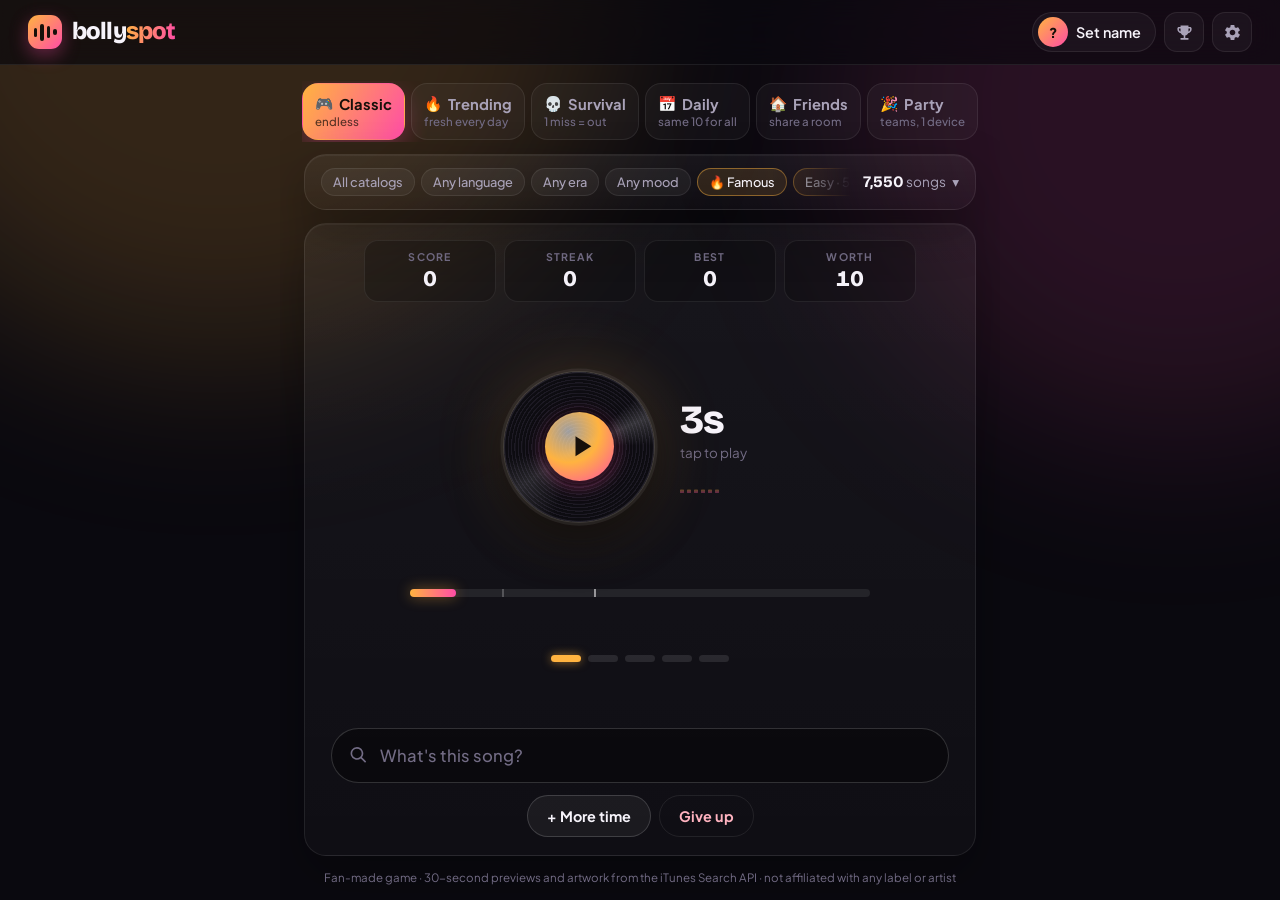
<file: index.html>
<!DOCTYPE html>
<html lang="en">
<head>
<meta charset="utf-8">
<meta name="viewport" content="width=device-width, initial-scale=1, viewport-fit=cover, interactive-widget=resizes-content">
<title>BollySpot — guess the song</title>
<meta name="description" content="Guess Bollywood, Hollywood, Indie and Punjabi songs from a tiny clip. Daily challenge, friends' rooms and global leaderboards.">
<meta name="theme-color" content="#0a090f">
<link rel="icon" href="data:image/svg+xml,<svg xmlns='http://www.w3.org/2000/svg' viewBox='0 0 100 100'><text y='.9em' font-size='90'>🎵</text></svg>">
<link rel="preconnect" href="https://fonts.googleapis.com">
<link rel="preconnect" href="https://fonts.gstatic.com" crossorigin>
<link href="https://fonts.googleapis.com/css2?family=Bricolage+Grotesque:opsz,wght@12..96,700;12..96,800&family=Plus+Jakarta+Sans:wght@400;500;600;700;800&display=swap" rel="stylesheet">
<link rel="stylesheet" href="/css/app.css">
<link rel="preload" href="/data/songs.json" as="fetch" crossorigin>
</head>
<body data-spot="gold">
<div class="glow"></div>

<header class="topbar">
  <div class="brand"><span class="logo" aria-hidden="true"><i></i><i></i><i></i><i></i></span><div>bolly<span>spot</span></div></div>
  <div class="topbar-actions">
    <button class="chipbtn" id="playerBtn" title="Your player name"><span class="avatar" id="playerAvatar">?</span><span id="playerName">Set name</span></button>
    <button class="iconbtn" id="lbBtn" title="Leaderboards" aria-label="Leaderboards"><svg viewBox="0 0 24 24"><path d="M19 5h-2V3H7v2H5c-1.1 0-2 .9-2 2v1c0 2.55 1.92 4.63 4.39 4.94.63 1.5 1.98 2.63 3.61 2.96V19H7v2h10v-2h-4v-3.1c1.63-.33 2.98-1.46 3.61-2.96C19.08 12.63 21 10.55 21 8V7c0-1.1-.9-2-2-2zM5 8V7h2v3.82C5.84 10.4 5 9.3 5 8zm14 0c0 1.3-.84 2.4-2 2.82V7h2v1z"/></svg></button>
    <button class="iconbtn" id="settingsBtn" title="Settings" aria-label="Settings"><svg viewBox="0 0 24 24"><path d="M19.14 12.94c.04-.3.06-.61.06-.94 0-.32-.02-.64-.07-.94l2.03-1.58a.49.49 0 0 0 .12-.61l-1.92-3.32a.488.488 0 0 0-.59-.22l-2.39.96c-.5-.38-1.03-.7-1.62-.94l-.36-2.54a.484.484 0 0 0-.48-.41h-3.84c-.24 0-.43.17-.47.41l-.36 2.54c-.59.24-1.13.57-1.62.94l-2.39-.96c-.22-.08-.47 0-.59.22L2.74 8.87c-.12.21-.08.47.12.61l2.03 1.58c-.05.3-.09.63-.09.94s.02.64.07.94l-2.03 1.58a.49.49 0 0 0-.12.61l1.92 3.32c.12.22.37.29.59.22l2.39-.96c.5.38 1.03.7 1.62.94l.36 2.54c.05.24.24.41.48.41h3.84c.24 0 .44-.17.47-.41l.36-2.54c.59-.24 1.13-.56 1.62-.94l2.39.96c.22.08.47 0 .59-.22l1.92-3.32c.12-.22.07-.47-.12-.61l-2.01-1.58zM12 15.6c-1.98 0-3.6-1.62-3.6-3.6s1.62-3.6 3.6-3.6 3.6 1.62 3.6 3.6-1.62 3.6-3.6 3.6z"/></svg></button>
  </div>
</header>

<main class="app">
  <nav class="modes" id="modes" aria-label="Game mode"></nav>

  <section class="challenge-bar" id="challengeBar" hidden></section>

  <section class="card filters" id="filtersCard">
    <button class="filters-head" id="filtersToggle" aria-expanded="false">
      <span class="filters-summary" id="filtersSummary"></span>
      <span class="pool-count"><b id="poolCount">–</b> songs <span class="caret">▾</span></span>
    </button>
    <div class="filters-body" id="filtersBody" hidden>
      <div class="fgroup"><div class="flabel">Catalog</div><div class="chips" data-group="cats"></div></div>
      <div class="fgroup"><div class="flabel">Language</div><div class="chips" data-group="langs"></div></div>
      <div class="fgroup"><div class="flabel">Era</div><div class="chips" data-group="eras"></div></div>
      <div class="fgroup"><div class="flabel">Mood</div><div class="chips" data-group="moods"></div></div>
      <div class="fgroup"><div class="flabel">Popularity</div><div class="chips" data-group="fame"></div></div>
      <div class="fgroup">
        <div class="flabel">Artist</div>
        <div class="artist-row">
          <input type="text" id="artistInput" list="artistList" placeholder="Any artist — type to pick one" autocomplete="off">
          <datalist id="artistList"></datalist>
          <button class="ghostbtn" id="artistClear" hidden>Clear</button>
        </div>
      </div>
      <div class="fgroup two">
        <div><div class="flabel">Difficulty · clip length</div><div class="seg" data-group="diff"></div></div>
        <div><div class="flabel">Tries per song</div><div class="seg" data-group="tries"></div></div>
      </div>
      <div class="fgroup" id="partySettings" hidden>
        <div class="two">
          <div><div class="flabel">Teams</div><div class="seg" data-group="teams"></div></div>
          <div><div class="flabel">Rounds per team</div><div class="seg" data-group="rounds"></div></div>
        </div>
      </div>
      <div class="filters-foot"><button class="ghostbtn" id="filtersReset">Reset filters</button><span class="hint">Pick several in a row to mix them — e.g. 2000s + 2010s.</span></div>
    </div>
  </section>

  <div class="teambar" id="teambar"></div>

  <section class="card stage">
    <div class="stats">
      <div class="stat"><span>Score</span><b id="score">0</b></div>
      <div class="stat"><span>Streak</span><b id="streak">0</b></div>
      <div class="stat"><span>Best</span><b id="best">0</b></div>
      <div class="stat"><span>Worth</span><b id="worth">–</b></div>
      <div class="stat" id="timerStat" hidden><span>Time</span><b id="timer">–</b></div>
    </div>

    <div class="player">
      <button class="playbtn pulse" id="playBtn" title="Play clip (Space)">
        <svg class="ring" viewBox="0 0 120 120"><circle cx="60" cy="60" r="54" class="ring-bg"/><circle cx="60" cy="60" r="54" class="ring-fg" id="ringFg"/></svg>
        <svg class="icon" viewBox="0 0 24 24" id="playIcon"><path d="M8 5v14l11-7z"/></svg>
      </button>
      <div class="clipinfo"><div class="cliplen" id="clipLen">3s</div><div class="cliphint" id="clipHint">tap to play</div><div class="eq" aria-hidden="true"><i></i><i></i><i></i><i></i><i></i><i></i></div></div>
    </div>

    <div class="timeline" id="timeline"><div class="tl-fill" id="tlFill"></div><div class="tl-cursor" id="tlCursor"></div></div>
    <div class="attempts" id="attempts"></div>

    <div class="guess" id="guessArea">
      <div class="searchbox">
        <svg viewBox="0 0 24 24" class="searchicon"><path d="M10 2a8 8 0 0 1 6.32 12.9l5.39 5.4-1.42 1.4-5.39-5.38A8 8 0 1 1 10 2zm0 2a6 6 0 1 0 0 12 6 6 0 0 0 0-12z"/></svg>
        <input id="guess" type="text" placeholder="What's this song?" autocomplete="off" spellcheck="false" aria-autocomplete="list" aria-controls="suggest">
        <button class="clearq" id="clearQ" hidden aria-label="Clear">✕</button>
        <div class="suggest" id="suggest" role="listbox"></div>
      </div>
      <div class="actions">
        <button class="btn" id="moreBtn" title="Longer clip — costs a try">+ More time</button>
        <button class="btn" id="passBtn" hidden title="Hand this song to the next team">🤝 Pass</button>
        <button class="btn danger" id="skipBtn">Give up</button>
      </div>
    </div>
    <div class="msg" id="msg"></div>
  </section>

  <footer>Fan-made game · 30-second previews and artwork from the iTunes Search API · not affiliated with any label or artist</footer>
</main>

<div class="toasts" id="toasts" aria-live="polite"></div>

<!-- answer reveal -->
<div class="modal" id="revealModal" hidden>
  <div class="sheet reveal" id="revealSheet">
    <div class="reveal-bg" id="rBg"></div>
    <div class="verdict" id="verdict"></div>
    <img id="rArt" alt="">
    <div class="rtitle" id="rTitle"></div>
    <div class="rmeta" id="rMeta"></div>
    <div class="row-actions">
      <button class="btn" id="fullBtn">▶ Hear preview</button>
      <button class="btn primary" id="nextBtn">Next song →</button>
    </div>
  </div>
</div>

<!-- leaderboards / results -->
<div class="modal" id="lbModal" hidden>
  <div class="sheet wide">
    <div class="sheet-head"><h2 id="lbTitle">Leaderboards</h2><button class="iconbtn" data-close>✕</button></div>
    <div class="tabs" id="lbTabs"></div>
    <div id="lbExtra"></div>
    <div class="lblist" id="lbList"></div>
    <div class="lbnote" id="lbNote"></div>
  </div>
</div>

<!-- player name -->
<div class="modal" id="nameModal" hidden>
  <div class="sheet">
    <div class="sheet-head"><h2>Your player name</h2><button class="iconbtn" data-close>✕</button></div>
    <p class="muted">Shown on the global leaderboards. No sign-up needed.</p>
    <input type="text" id="nameInput" maxlength="16" placeholder="e.g. Vansh" autocomplete="nickname">
    <div class="row-actions"><button class="btn primary" id="nameSave">Save</button></div>
  </div>
</div>

<!-- trending -->
<div class="modal" id="trendModal" hidden>
  <div class="sheet wide">
    <div class="sheet-head"><h2>🔥 Trending</h2><button class="iconbtn" data-close>✕</button></div>
    <p class="muted">Fresh from the charts, picked automatically. Same 10 songs for everyone in each period, with its own leaderboard.</p>
    <div id="sponsorBanner"></div>
    <div class="trend-cards" id="trendCards"><div class="lbnote">Loading the latest charts…</div></div>
  </div>
</div>

<!-- friends room -->
<div class="modal" id="roomModal" hidden>
  <div class="sheet">
    <div class="sheet-head"><h2>Play with friends</h2><button class="iconbtn" data-close>✕</button></div>
    <p class="muted">Everyone with the link gets the same 10 songs with your current filters and difficulty, and lands on one shared leaderboard.</p>
    <button class="btn primary block" id="roomCreate">Create a room with my filters</button>
    <div class="or">or join one</div>
    <div class="artist-row"><input type="text" id="roomCodeInput" placeholder="Paste room link or code"><button class="btn" id="roomJoin">Join</button></div>
  </div>
</div>

<!-- settings -->
<div class="modal side" id="settingsModal" hidden>
  <div class="sheet">
    <div class="sheet-head"><h2>Settings</h2><button class="iconbtn" data-close>✕</button></div>
    <div class="setting"><span>Accent</span>
      <div class="swatches" id="swatches">
        <button class="swatch sw-gold" data-spot="gold" title="Gold"></button>
        <button class="swatch sw-green" data-spot="green" title="Green"></button>
        <button class="swatch sw-blue" data-spot="blue" title="Blue"></button>
        <button class="swatch sw-pink" data-spot="pink" title="Pink"></button>
      </div>
    </div>
    <label class="setting"><span>Play clips from the start</span><input type="checkbox" id="fromStart"></label>
    <label class="setting"><span>Sound effects</span><input type="checkbox" id="sfx"></label>
    <label class="setting"><span>Volume</span><input type="range" id="volume" min="0" max="100"></label>
    <div class="setting"><span>Guess timer</span><div class="seg small" data-group="timer"></div></div>
    <div class="setting col"><span>My songs</span>
      <div class="row-actions left"><button class="btn" id="importBtn">📥 Import my songs</button><button class="btn danger" id="clearMyBtn">Clear imported</button></div>
    </div>
    <div class="setting col"><span>Stats</span>
      <div class="row-actions left"><button class="btn danger" id="resetStats">Reset score &amp; streaks</button></div>
    </div>
    <div class="muted small" id="catalogCount"></div>
  </div>
</div>

<!-- import -->
<div class="modal" id="importModal" hidden>
  <div class="sheet wide">
    <div class="sheet-head"><h2>Import your songs</h2><button class="iconbtn" data-close>✕</button></div>
    <p class="muted">Paste songs (one per line, <b>Song - Artist</b>) or choose a CSV export of a Spotify playlist (for example from exportify.net).</p>
    <textarea id="impText" placeholder="Kesariya - Arijit Singh&#10;Husn - Anuv Jain&#10;Blinding Lights - The Weeknd"></textarea>
    <input type="file" id="impFile" accept=".csv,.txt">
    <details class="spotify">
      <summary>Or connect Spotify directly</summary>
      <p class="muted">Needs a free app from developer.spotify.com/dashboard with this page's URL as a Redirect URI. Paste its Client ID (saved on this device).</p>
      <div class="artist-row"><input type="text" id="spClientId" placeholder="Spotify Client ID"><button class="btn" id="spConnect">Connect</button></div>
    </details>
    <div class="muted" id="impStatus"></div>
    <div class="progress"><div id="impProg"></div></div>
    <div class="row-actions"><button class="btn primary" id="impStart">Scan &amp; match</button></div>
  </div>
</div>

<div class="loading" id="loading"><div class="brand"><span class="logo" aria-hidden="true"><i></i><i></i><i></i><i></i></span><div>bolly<span>spot</span></div></div><div class="eq"><i></i><i></i><i></i><i></i><i></i><i></i></div><div>Loading songs…</div></div>

<script type="module" src="/js/app.js"></script>
</body>
</html>
</file>
<file: css/app.css>
:root {
  --bg: #0a090f;
  --surface: #14121b;
  --surface2: #1c1926;
  --surface3: #272233;
  --line: rgba(255, 255, 255, .08);
  --line2: rgba(255, 255, 255, .16);
  --text: #f6f3fa;
  --muted: #a9a2b8;
  --dim: #736c85;
  --a1: #ffb340;
  --a2: #ff4da6;
  --a1-rgb: 255, 179, 64;
  --a2-rgb: 255, 77, 166;
  --ink: #17100a;
  --good: #3ddc84;
  --bad: #ff5470;
  --radius: 22px;
  --font: "Plus Jakarta Sans", "Segoe UI", system-ui, -apple-system, sans-serif;
  --display: "Bricolage Grotesque", "Plus Jakarta Sans", "Segoe UI", system-ui, sans-serif;
  --ease: cubic-bezier(.2, .8, .2, 1);
  --spring: cubic-bezier(.2, 1.5, .4, 1);
}
body[data-spot="green"] { --a1: #5ee6a0; --a2: #1db954; --a1-rgb: 94, 230, 160; --a2-rgb: 29, 185, 84; --ink: #06170d; }
body[data-spot="blue"]  { --a1: #5ccaff; --a2: #8468ff; --a1-rgb: 92, 202, 255; --a2-rgb: 132, 104, 255; --ink: #070f1c; }
body[data-spot="pink"]  { --a1: #ff5fb0; --a2: #ff9a62; --a1-rgb: 255, 95, 176; --a2-rgb: 255, 154, 98; --ink: #1c0a12; }

* { box-sizing: border-box; }
html, body { margin: 0; min-height: 100%; }
body {
  font-family: var(--font); background: var(--bg); color: var(--text);
  -webkit-font-smoothing: antialiased; overflow-x: hidden; line-height: 1.4;
}
button { font-family: inherit; -webkit-tap-highlight-color: transparent; }
input, textarea { font-family: inherit; }
[hidden] { display: none !important; }
:focus-visible { outline: 2px solid var(--a1); outline-offset: 2px; }

/* ---------- ambient backdrop ---------- */
.glow { position: fixed; inset: 0; pointer-events: none; z-index: 0; overflow: hidden; }
.glow::before, .glow::after {
  content: ""; position: absolute; border-radius: 50%; filter: blur(90px); will-change: transform;
}
.glow::before {
  width: 62vmax; height: 62vmax; left: -14vmax; top: -34vmax;
  background: rgba(var(--a1-rgb), .17); animation: drift1 26s ease-in-out infinite alternate;
}
.glow::after {
  width: 52vmax; height: 52vmax; right: -18vmax; top: -18vmax;
  background: rgba(var(--a2-rgb), .13); animation: drift2 32s ease-in-out infinite alternate;
}
@keyframes drift1 { to { transform: translate(16vmax, 8vmax) scale(1.15); } }
@keyframes drift2 { to { transform: translate(-14vmax, 14vmax) scale(.9); } }

/* ---------- top bar ---------- */
.topbar {
  position: sticky; top: 0; z-index: 40;
  display: flex; align-items: center; justify-content: space-between;
  padding: 12px clamp(14px, 4vw, 28px);
  background: rgba(10, 9, 15, .72); backdrop-filter: blur(18px) saturate(1.4); -webkit-backdrop-filter: blur(18px) saturate(1.4);
  border-bottom: 1px solid var(--line);
}
.brand { display: flex; align-items: center; gap: 10px; font-family: var(--display); font-weight: 800; font-size: 1.5rem; letter-spacing: -.035em; }
.brand div > span { background: linear-gradient(100deg, var(--a1), var(--a2)); -webkit-background-clip: text; background-clip: text; color: transparent; }
.logo {
  width: 34px; height: 34px; border-radius: 11px; flex: none; display: flex; align-items: center; justify-content: center; gap: 3px;
  background: linear-gradient(135deg, var(--a1), var(--a2)); box-shadow: 0 6px 18px rgba(var(--a2-rgb), .35);
}
.logo i { width: 3.5px; border-radius: 2px; background: var(--ink); animation: eq 1.1s ease-in-out infinite; transform-origin: center; }
.logo i:nth-child(1) { height: 9px; animation-delay: -.2s; }
.logo i:nth-child(2) { height: 17px; animation-delay: -.6s; }
.logo i:nth-child(3) { height: 12px; animation-delay: -.4s; }
.logo i:nth-child(4) { height: 6px; animation-delay: -.9s; }
@keyframes eq { 0%, 100% { transform: scaleY(.45); } 50% { transform: scaleY(1); } }

.topbar-actions { display: flex; gap: 8px; align-items: center; }
.iconbtn {
  width: 40px; height: 40px; border-radius: 13px; border: 1px solid var(--line);
  background: rgba(255, 255, 255, .04); color: var(--muted); cursor: pointer; font-size: 1rem;
  display: grid; place-items: center; transition: background .15s, border-color .15s, color .15s, transform .15s var(--ease);
}
.iconbtn svg { width: 19px; height: 19px; fill: currentColor; }
.iconbtn:hover { background: rgba(255, 255, 255, .09); border-color: var(--line2); color: var(--text); transform: translateY(-1px); }
.chipbtn {
  display: flex; align-items: center; gap: 8px; height: 40px; padding: 0 14px 0 5px;
  border-radius: 999px; border: 1px solid var(--line); background: rgba(255, 255, 255, .04);
  color: var(--text); cursor: pointer; font-weight: 600; font-size: .9rem; max-width: 190px; transition: background .15s, border-color .15s;
}
.chipbtn:hover { background: rgba(255, 255, 255, .09); border-color: var(--line2); }
.chipbtn #playerName { overflow: hidden; text-overflow: ellipsis; white-space: nowrap; }
.avatar {
  width: 30px; height: 30px; border-radius: 50%; display: grid; place-items: center; flex: none;
  background: linear-gradient(135deg, var(--a1), var(--a2)); color: var(--ink); font-weight: 800; font-size: .85rem;
}

/* ---------- layout ---------- */
.app { position: relative; z-index: 1; max-width: 720px; margin: 0 auto; padding: 20px clamp(12px, 4vw, 24px) 40px; display: flex; flex-direction: column; gap: 14px; }
.card {
  background: linear-gradient(180deg, rgba(255, 255, 255, .055), rgba(255, 255, 255, .025));
  border: 1px solid var(--line); border-radius: var(--radius);
  box-shadow: 0 1px 0 rgba(255, 255, 255, .05) inset, 0 20px 50px rgba(0, 0, 0, .28);
}

/* ---------- modes ---------- */
.modes { display: flex; gap: 6px; overflow-x: auto; scrollbar-width: none; padding: 2px; margin: -2px; scroll-snap-type: x proximity; }
.modes::-webkit-scrollbar { display: none; }
.mode {
  flex: 1 0 auto; display: flex; flex-direction: column; align-items: flex-start; gap: 1px; scroll-snap-align: start;
  padding: 10px 12px; border-radius: 16px; border: 1px solid var(--line); background: rgba(255, 255, 255, .035);
  color: var(--muted); cursor: pointer; font-weight: 700; font-size: .92rem; white-space: nowrap;
  transition: background .18s, color .18s, border-color .18s, transform .18s var(--ease);
}
.mode small { font-weight: 500; font-size: .72rem; color: var(--dim); }
.mode:hover { color: var(--text); border-color: var(--line2); transform: translateY(-2px); }
.mode.active {
  color: var(--ink); border-color: transparent;
  background: linear-gradient(120deg, var(--a1), var(--a2)); box-shadow: 0 10px 26px rgba(var(--a2-rgb), .28);
}
.mode.active small { color: var(--ink); opacity: .72; }

/* ---------- challenge bar ---------- */
.challenge-bar {
  display: flex; align-items: center; gap: 12px; padding: 13px 16px; border-radius: 18px;
  background: linear-gradient(120deg, rgba(var(--a1-rgb), .16), rgba(var(--a2-rgb), .12));
  border: 1px solid rgba(var(--a1-rgb), .35); font-size: .92rem; animation: rise .35s var(--ease);
}
.challenge-bar .grow { flex: 1; min-width: 0; }
.challenge-bar b { font-weight: 800; }
.challenge-bar .rounds { display: flex; gap: 4px; margin-top: 8px; }
.challenge-bar .rounds i { flex: 1; height: 6px; border-radius: 3px; background: rgba(255, 255, 255, .13); transition: background .3s; }
.challenge-bar .rounds i.win { background: var(--good); }
.challenge-bar .rounds i.loss { background: var(--bad); }
.challenge-bar .rounds i.now { background: var(--a1); animation: blink 1.2s ease-in-out infinite; }
@keyframes blink { 50% { opacity: .45; } }
@keyframes rise { from { transform: translateY(8px); opacity: 0; } }

/* ---------- filters ---------- */
.filters-head {
  width: 100%; display: flex; align-items: center; justify-content: space-between; gap: 12px;
  padding: 13px 16px; background: transparent; border: none; color: var(--text); cursor: pointer; text-align: left; border-radius: var(--radius);
}
.filters-summary { display: flex; flex-wrap: wrap; gap: 6px; min-width: 0; }
.filters-summary .tag { padding: 5px 11px; border-radius: 999px; background: rgba(255, 255, 255, .05); border: 1px solid var(--line); font-size: .8rem; font-weight: 500; color: var(--muted); white-space: nowrap; }
.filters-summary .tag.on { color: var(--text); background: rgba(var(--a1-rgb), .12); border-color: rgba(var(--a1-rgb), .45); }
.pool-count { flex: none; color: var(--muted); font-size: .85rem; white-space: nowrap; }
.pool-count b { color: var(--text); font-family: var(--display); font-size: 1rem; }
.caret { display: inline-block; transition: transform .25s var(--ease); margin-left: 4px; }
.filters-head[aria-expanded="true"] .caret { transform: rotate(180deg); }
.filters-body { padding: 4px 16px 16px; display: flex; flex-direction: column; gap: 14px; border-top: 1px solid var(--line); animation: rise .25s var(--ease); }
.fgroup { padding-top: 10px; }
.fgroup.two, .two { display: grid; grid-template-columns: 1fr 1fr; gap: 14px; }
.flabel { font-size: .7rem; font-weight: 700; letter-spacing: .12em; text-transform: uppercase; color: var(--dim); margin-bottom: 8px; }
.chips { display: flex; flex-wrap: wrap; gap: 7px; }
.chip {
  padding: 7px 14px; border-radius: 999px; border: 1px solid var(--line); background: rgba(255, 255, 255, .04);
  color: var(--muted); cursor: pointer; font-size: .86rem; font-weight: 600; transition: all .15s; user-select: none;
}
.chip:hover { color: var(--text); border-color: var(--line2); }
.chip:active { transform: scale(.96); }
.chip.on { color: var(--ink); background: linear-gradient(110deg, var(--a1), color-mix(in srgb, var(--a1) 55%, var(--a2))); border-color: transparent; box-shadow: 0 6px 16px rgba(var(--a1-rgb), .22); }
.chip.on::before { content: "✓ "; font-weight: 800; }
.chip.any { font-style: italic; }
.seg { display: flex; flex-wrap: wrap; background: rgba(0, 0, 0, .25); border: 1px solid var(--line); border-radius: 13px; padding: 3px; gap: 3px; }
.seg button {
  flex: 1 0 auto; padding: 7px 10px; border: none; border-radius: 10px; background: transparent;
  color: var(--muted); cursor: pointer; font-weight: 600; font-size: .84rem; transition: background .15s, color .15s;
}
.seg button:hover { color: var(--text); }
.seg button.on { background: var(--surface3); color: var(--text); box-shadow: inset 0 0 0 1px rgba(var(--a1-rgb), .6), 0 4px 12px rgba(0, 0, 0, .3); }
.seg.small button { padding: 5px 9px; font-size: .8rem; }
.artist-row { display: flex; gap: 8px; }
.artist-row input, #nameInput, textarea, input[type="text"] {
  flex: 1; width: 100%; padding: 11px 14px; border-radius: 13px; border: 1px solid var(--line);
  background: rgba(0, 0, 0, .25); color: var(--text); font-size: .95rem; outline: none; transition: border-color .15s, box-shadow .15s;
}
.artist-row input:focus, #nameInput:focus, textarea:focus { border-color: rgba(var(--a1-rgb), .7); box-shadow: 0 0 0 4px rgba(var(--a1-rgb), .12); }
.filters-foot { display: flex; align-items: center; gap: 12px; flex-wrap: wrap; }
.hint { color: var(--dim); font-size: .8rem; }
.ghostbtn { background: transparent; border: 1px solid var(--line); color: var(--muted); border-radius: 11px; padding: 8px 12px; cursor: pointer; font-weight: 600; transition: color .15s, border-color .15s; }
.ghostbtn:hover { color: var(--text); border-color: var(--line2); }
.filters.locked .filters-body { opacity: .45; pointer-events: none; }

/* ---------- teams ---------- */
.teambar { display: flex; gap: 8px; flex-wrap: wrap; justify-content: center; }
.teambar:empty { display: none; }
.team {
  padding: 9px 15px; border-radius: 14px; background: rgba(255, 255, 255, .04); border: 1px solid var(--line);
  color: var(--muted); cursor: pointer; font-weight: 600; transition: all .2s var(--ease);
}
.team b { color: var(--a1); margin-left: 8px; font-family: var(--display); }
.team.turn { color: var(--text); border-color: var(--a1); background: rgba(var(--a1-rgb), .1); box-shadow: 0 0 24px rgba(var(--a1-rgb), .28); transform: translateY(-1px); }

/* ---------- stage ---------- */
.stage { padding: 16px clamp(14px, 4vw, 26px) 22px; display: flex; flex-direction: column; align-items: center; }
.stats { display: flex; justify-content: center; width: 100%; gap: 8px; }
.stat {
  flex: 1; max-width: 132px; display: flex; flex-direction: column; align-items: center; gap: 1px; padding: 9px 6px;
  border-radius: 14px; background: rgba(0, 0, 0, .22); border: 1px solid var(--line);
}
.stat span { font-size: .66rem; text-transform: uppercase; letter-spacing: .12em; color: var(--dim); font-weight: 700; }
.stat b { font-family: var(--display); font-size: 1.4rem; font-weight: 800; line-height: 1.15; font-variant-numeric: tabular-nums; }
.stat b.bump { animation: bump .45s var(--spring); }
@keyframes bump { 0% { transform: scale(1); } 40% { transform: scale(1.35); color: var(--a1); } }
.stat.hot { border-color: rgba(var(--a1-rgb), .45); background: rgba(var(--a1-rgb), .1); }
.stat.hot b { color: var(--a1); }
.stat.hot b::after { content: " 🔥"; font-size: .8em; }
#timer.low { color: var(--bad); animation: blink .8s ease-in-out infinite; }

/* the record */
.player { display: flex; align-items: center; gap: 26px; margin: 26px 0 8px; }
.playbtn {
  position: relative; width: 150px; height: 150px; border-radius: 50%; border: none; cursor: pointer; padding: 0;
  background: none; display: grid; place-items: center; flex: none;
  transition: transform .18s var(--ease); isolation: isolate;
}
.playbtn::before {       /* vinyl disc: grooves + moving sheen */
  content: ""; position: absolute; inset: 0; border-radius: 50%; z-index: -2;
  background:
    conic-gradient(from 20deg, transparent 0 8%, rgba(255, 255, 255, .16) 13%, transparent 19% 50%, rgba(255, 255, 255, .11) 60%, transparent 67%),
    repeating-radial-gradient(circle, #0d0c11 0 2px, #1d1a24 2.6px 3.4px);
  box-shadow: 0 0 0 1px rgba(255, 255, 255, .1), 0 18px 46px rgba(0, 0, 0, .6), 0 0 70px rgba(var(--a1-rgb), .22);
  animation: spin 2.6s linear infinite; animation-play-state: paused;
}
.playbtn::after {        /* centre label */
  content: ""; position: absolute; inset: 27%; border-radius: 50%; z-index: -1;
  background: radial-gradient(circle at 34% 28%, rgba(255, 255, 255, .6), var(--a1) 46%, var(--a2));
  box-shadow: 0 0 0 5px rgba(0, 0, 0, .34), 0 4px 18px rgba(var(--a2-rgb), .45);
  transition: inset .25s var(--ease);
}
.playbtn:hover { transform: scale(1.045); }
.playbtn:hover::after { inset: 25%; }
.playbtn:active { transform: scale(.96); }
.playbtn.playing::before { animation-play-state: running; }
.playbtn .icon { width: 34px; height: 34px; fill: var(--ink); position: relative; margin-left: 4px; }
.playbtn.playing .icon { margin-left: 0; }
.playbtn .ring { position: absolute; inset: -10px; width: calc(100% + 20px); height: calc(100% + 20px); transform: rotate(-90deg); pointer-events: none; }
.ring-bg { fill: none; stroke: rgba(255, 255, 255, .07); stroke-width: 3; }
.ring-fg { fill: none; stroke: var(--a1); stroke-width: 4; stroke-linecap: round; stroke-dasharray: 339.3; stroke-dashoffset: 339.3; opacity: 0; filter: drop-shadow(0 0 6px rgba(var(--a1-rgb), .8)); }
.playbtn.playing .ring-fg { opacity: 1; }
.playbtn.pulse .ring-bg { animation: ringpulse 1.6s ease-out infinite; transform-origin: center; }
@keyframes ringpulse {
  0% { stroke: rgba(var(--a1-rgb), .75); stroke-width: 3; transform: scale(1); opacity: 1; }
  100% { stroke: rgba(var(--a1-rgb), 0); stroke-width: 1; transform: scale(1.22); opacity: 0; }
}
@keyframes spin { to { transform: rotate(360deg); } }

.clipinfo { min-width: 96px; }
.cliplen { font-family: var(--display); font-size: 2.5rem; font-weight: 800; letter-spacing: -.03em; line-height: 1; }
.cliphint { color: var(--dim); font-size: .84rem; margin-top: 4px; }
.eq { display: flex; align-items: flex-end; gap: 3px; height: 20px; margin-top: 10px; }
.eq i { width: 4px; height: 100%; border-radius: 2px; background: linear-gradient(180deg, var(--a1), var(--a2)); transform: scaleY(.18); transform-origin: bottom; opacity: .35; transition: opacity .2s; }
.playbtn.playing ~ .clipinfo .eq i { opacity: 1; animation: eqbar .7s ease-in-out infinite alternate; }
.eq i:nth-child(1) { animation-delay: -.1s !important; }
.eq i:nth-child(2) { animation-delay: -.45s !important; }
.eq i:nth-child(3) { animation-delay: -.25s !important; }
.eq i:nth-child(4) { animation-delay: -.6s !important; }
.eq i:nth-child(5) { animation-delay: -.35s !important; }
.eq i:nth-child(6) { animation-delay: -.05s !important; }
@keyframes eqbar { from { transform: scaleY(.18); } to { transform: scaleY(1); } }

.timeline { position: relative; width: 100%; max-width: 460px; height: 8px; border-radius: 4px; background: rgba(255, 255, 255, .08); margin-top: 16px; overflow: visible; }
.tl-fill { position: absolute; left: 0; top: 0; bottom: 0; width: 0; border-radius: 4px; background: linear-gradient(90deg, var(--a1), var(--a2)); transition: width .35s var(--ease); box-shadow: 0 0 14px rgba(var(--a1-rgb), .45); }
.tl-tick { position: absolute; top: 0; bottom: 0; width: 2px; background: rgba(255, 255, 255, .22); }
.tl-cursor { position: absolute; top: -4px; width: 3px; height: 16px; border-radius: 2px; background: #fff; opacity: 0; transition: opacity .2s; box-shadow: 0 0 8px #fff; }
.attempts { display: flex; gap: 7px; margin-top: 14px; }
.dot { width: 30px; height: 7px; border-radius: 4px; background: rgba(255, 255, 255, .1); transition: background .25s; }
.dot.used { background: var(--bad); }
.dot.current { background: var(--a1); box-shadow: 0 0 10px rgba(var(--a1-rgb), .6); }

/* ---------- guess / search ---------- */
.guess { width: 100%; margin-top: 22px; display: flex; flex-direction: column; gap: 12px; }
.searchbox { position: relative; }
.searchicon { position: absolute; left: 18px; top: 50%; width: 19px; height: 19px; transform: translateY(-50%); fill: var(--dim); pointer-events: none; transition: fill .15s; }
.searchbox:focus-within .searchicon { fill: var(--a1); }
#guess {
  width: 100%; padding: 16px 46px 16px 48px; border-radius: 999px; border: 1.5px solid var(--line2);
  background: rgba(0, 0, 0, .32); color: var(--text); font-size: 1.04rem; font-weight: 500; outline: none;
  transition: border-color .15s, background .15s, box-shadow .15s;
}
#guess:focus { border-color: var(--a1); background: rgba(0, 0, 0, .45); box-shadow: 0 0 0 5px rgba(var(--a1-rgb), .13); }
#guess::placeholder { color: var(--dim); }
.clearq { position: absolute; right: 10px; top: 50%; transform: translateY(-50%); width: 30px; height: 30px; border-radius: 50%; border: none; background: transparent; color: var(--muted); cursor: pointer; }
.clearq:hover { background: rgba(255, 255, 255, .08); color: var(--text); }
.suggest {
  position: absolute; left: 0; right: 0; top: calc(100% + 8px); z-index: 30;
  background: #1d1a27; border: 1px solid var(--line2); border-radius: 18px; padding: 6px;
  box-shadow: 0 24px 60px rgba(0, 0, 0, .65); display: none; max-height: min(420px, 55vh); overflow-y: auto;
}
.suggest.open { display: block; animation: rise .16s var(--ease); }
.sug { display: flex; align-items: center; gap: 12px; padding: 7px 8px; border-radius: 12px; cursor: pointer; transition: background .1s; }
.sug img, .sug .noart { width: 44px; height: 44px; border-radius: 8px; object-fit: cover; flex: none; background: var(--surface3); }
.sug .txt { min-width: 0; flex: 1; }
.sug .t { font-weight: 600; white-space: nowrap; overflow: hidden; text-overflow: ellipsis; }
.sug .t mark { background: none; color: var(--a1); }
.sug .s { color: var(--muted); font-size: .84rem; white-space: nowrap; overflow: hidden; text-overflow: ellipsis; }
.sug .badge { flex: none; font-size: .7rem; color: var(--dim); border: 1px solid var(--line); border-radius: 6px; padding: 2px 6px; }
.sug:hover, .sug.sel { background: rgba(255, 255, 255, .08); }
.sug.sel { box-shadow: inset 3px 0 0 var(--a1); }
.sug-head { padding: 6px 8px 4px; font-size: .7rem; font-weight: 700; letter-spacing: .12em; text-transform: uppercase; color: var(--dim); }
.sug-empty { padding: 14px; color: var(--muted); font-size: .9rem; text-align: center; }

.actions { display: flex; gap: 8px; justify-content: center; flex-wrap: wrap; }
.btn {
  padding: 11px 19px; border-radius: 999px; border: 1px solid var(--line2); background: rgba(255, 255, 255, .05);
  color: var(--text); cursor: pointer; font-weight: 700; font-size: .9rem; transition: all .15s var(--ease);
}
.btn:hover { background: rgba(255, 255, 255, .11); transform: translateY(-1px); }
.btn:active { transform: scale(.97); }
.btn.danger { color: #ffb3c0; border-color: var(--line); background: transparent; }
.btn.danger:hover { border-color: var(--bad); color: var(--bad); background: rgba(255, 84, 112, .08); }
.btn.primary { background: linear-gradient(110deg, var(--a1), var(--a2)); color: var(--ink); border-color: transparent; box-shadow: 0 10px 26px rgba(var(--a2-rgb), .3); }
.btn.primary:hover { filter: brightness(1.08); box-shadow: 0 14px 32px rgba(var(--a2-rgb), .42); }
.btn.block { width: 100%; padding: 14px; }
.msg { min-height: 20px; margin-top: 12px; color: var(--muted); font-size: .9rem; text-align: center; }
.shake { animation: shake .35s; }
@keyframes shake { 0%, 100% { transform: translateX(0); } 25% { transform: translateX(-8px); } 75% { transform: translateX(8px); } }

footer { color: var(--dim); font-size: .75rem; text-align: center; padding: 10px; }

/* ---------- toasts ---------- */
.toasts { position: fixed; top: 76px; left: 50%; transform: translateX(-50%); z-index: 100; display: flex; flex-direction: column; gap: 8px; align-items: center; pointer-events: none; width: max-content; max-width: 92vw; }
.toast {
  padding: 12px 20px; border-radius: 999px; font-weight: 700; font-size: .94rem; background: rgba(32, 28, 43, .94); border: 1px solid var(--line2);
  backdrop-filter: blur(12px); -webkit-backdrop-filter: blur(12px);
  box-shadow: 0 16px 44px rgba(0, 0, 0, .6); animation: toastin .35s var(--spring); text-align: center;
}
.toast.good { background: rgba(12, 44, 28, .95); border-color: var(--good); color: var(--good); }
.toast.bad { background: rgba(50, 18, 30, .95); border-color: var(--bad); color: #ff8fa2; }
.toast.out { animation: toastout .3s forwards; }
@keyframes toastin { from { transform: translateY(-26px) scale(.86); opacity: 0; } }
@keyframes toastout { to { transform: translateY(-18px); opacity: 0; } }

/* ---------- modals ---------- */
.modal { position: fixed; inset: 0; z-index: 80; display: grid; place-items: center; padding: 16px; background: rgba(5, 4, 9, .74); backdrop-filter: blur(8px); -webkit-backdrop-filter: blur(8px); animation: fadein .18s; }
@keyframes fadein { from { opacity: 0; } }
.sheet {
  position: relative; width: min(440px, 100%); max-height: 90vh; overflow-y: auto; background: var(--surface); border: 1px solid var(--line2);
  border-radius: 26px; padding: 22px; box-shadow: 0 30px 90px rgba(0, 0, 0, .7); animation: pop .3s var(--spring);
  display: flex; flex-direction: column; gap: 12px;
}
.sheet.wide { width: min(560px, 100%); }
@keyframes pop { from { transform: scale(.92) translateY(10px); opacity: 0; } }
.sheet-head { display: flex; align-items: center; justify-content: space-between; gap: 10px; }
.sheet-head h2 { margin: 0; font-family: var(--display); font-size: 1.35rem; letter-spacing: -.02em; }
.modal.side { place-items: stretch end; padding: 0; }
.modal.side .sheet { height: 100%; max-height: none; border-radius: 26px 0 0 26px; width: min(380px, 100%); animation: slidein .28s var(--ease); }
@keyframes slidein { from { transform: translateX(40px); opacity: 0; } }
.muted { color: var(--muted); margin: 0; font-size: .9rem; line-height: 1.5; }
.small { font-size: .78rem; }
.row-actions { display: flex; gap: 10px; justify-content: center; flex-wrap: wrap; }
.row-actions.left { justify-content: flex-start; }
.or { text-align: center; color: var(--dim); font-size: .82rem; }

/* answer reveal */
.reveal { text-align: center; align-items: center; overflow: hidden; padding-top: 26px; gap: 10px; }
.reveal > * { position: relative; }
.reveal-bg {
  position: absolute !important; inset: -30px -30px auto -30px; height: 250px; background-size: cover; background-position: center;
  filter: blur(46px) saturate(1.5); opacity: .5; pointer-events: none;
  -webkit-mask-image: linear-gradient(#000 35%, transparent); mask-image: linear-gradient(#000 35%, transparent);
}
.reveal img {
  width: 184px; height: 184px; border-radius: 18px; object-fit: cover; background: var(--surface3);
  box-shadow: 0 20px 50px rgba(0, 0, 0, .6), 0 0 0 1px rgba(255, 255, 255, .1); animation: artin .5s var(--spring);
}
@keyframes artin { from { transform: scale(.7) rotate(-6deg); opacity: 0; } }
.reveal.won img { box-shadow: 0 20px 50px rgba(0, 0, 0, .6), 0 0 0 3px var(--good), 0 0 50px rgba(61, 220, 132, .35); }
.verdict { font-weight: 800; letter-spacing: .1em; text-transform: uppercase; font-size: .78rem; padding: 6px 14px; border-radius: 999px; }
.verdict.good { color: var(--good); background: rgba(61, 220, 132, .13); border: 1px solid rgba(61, 220, 132, .4); }
.verdict.bad { color: #ff8fa2; background: rgba(255, 84, 112, .11); border: 1px solid rgba(255, 84, 112, .35); }
.rtitle { font-family: var(--display); font-size: 1.6rem; font-weight: 800; letter-spacing: -.02em; line-height: 1.15; margin-top: 4px; }
.rmeta { color: var(--muted); font-size: .92rem; margin-bottom: 6px; }

/* confetti */
.confetti { position: fixed; inset: 0; z-index: 120; pointer-events: none; overflow: hidden; }
.confetti i {
  position: absolute; top: -16px; width: 9px; height: 14px; border-radius: 2px; opacity: 0;
  animation: fall var(--d, 1.8s) cubic-bezier(.3, .6, .5, 1) var(--w, 0s) forwards;
}
@keyframes fall {
  0% { transform: translate3d(0, 0, 0) rotate(0); opacity: 1; }
  100% { transform: translate3d(var(--x, 0), 105vh, 0) rotate(var(--r, 540deg)); opacity: .9; }
}

.tabs { display: flex; gap: 6px; flex-wrap: wrap; }
.tabs button { padding: 7px 13px; border-radius: 999px; border: 1px solid var(--line); background: rgba(255, 255, 255, .04); color: var(--muted); cursor: pointer; font-weight: 600; font-size: .84rem; transition: all .15s; }
.tabs button:hover { color: var(--text); }
.tabs button.on { color: var(--ink); background: var(--text); border-color: transparent; }
.lblist { display: flex; flex-direction: column; gap: 4px; }
.lbrow { display: flex; align-items: center; gap: 12px; padding: 10px 12px; border-radius: 13px; background: rgba(255, 255, 255, .03); }
.lbrow .rk { width: 30px; height: 30px; border-radius: 50%; display: grid; place-items: center; font-weight: 800; font-size: .85rem; color: var(--dim); background: rgba(255, 255, 255, .05); flex: none; }
.lbrow .nm { flex: 1; font-weight: 600; min-width: 0; overflow: hidden; text-overflow: ellipsis; white-space: nowrap; }
.lbrow .sc { font-family: var(--display); font-weight: 800; color: var(--a1); }
.lbrow.me { background: rgba(var(--a1-rgb), .12); box-shadow: inset 0 0 0 1px rgba(var(--a1-rgb), .4); }
.lbrow:nth-child(1) .rk { color: #1b1400; background: linear-gradient(135deg, #ffe27a, #ffb300); }
.lbrow:nth-child(2) .rk { color: #14161a; background: linear-gradient(135deg, #eef1f6, #aab3c2); }
.lbrow:nth-child(3) .rk { color: #1a0f06; background: linear-gradient(135deg, #f0b98a, #c47a3e); }
.lbnote { color: var(--dim); font-size: .82rem; text-align: center; }
.result-big { text-align: center; padding: 6px 0; }
.result-big b { display: block; font-family: var(--display); font-size: 3rem; font-weight: 800; line-height: 1.1; background: linear-gradient(100deg, var(--a1), var(--a2)); -webkit-background-clip: text; background-clip: text; color: transparent; }

.trend-cards { display: grid; gap: 10px; }
.trend-card {
  display: flex; align-items: center; gap: 14px; width: 100%; text-align: left; padding: 15px 16px;
  border-radius: 18px; border: 1px solid var(--line); background: rgba(255, 255, 255, .04); color: var(--text); cursor: pointer;
  transition: border-color .15s, transform .18s var(--ease), background .15s;
}
.trend-card:hover { border-color: rgba(var(--a1-rgb), .6); background: rgba(var(--a1-rgb), .07); transform: translateY(-2px); }
.trend-card .emoji { font-size: 1.7rem; width: 48px; height: 48px; border-radius: 14px; display: grid; place-items: center; background: rgba(255, 255, 255, .06); flex: none; }
.trend-card .grow { flex: 1; min-width: 0; }
.trend-card b { display: block; font-size: 1.02rem; }
.trend-card small { color: var(--muted); }
.trend-card .go { font-weight: 800; color: var(--a1); white-space: nowrap; }
.trend-card .done { color: var(--good); font-weight: 700; white-space: nowrap; }
.sponsor {
  display: flex; align-items: center; gap: 10px; padding: 12px 14px; border-radius: 16px;
  background: linear-gradient(110deg, color-mix(in srgb, var(--sp, #ff4da6) 30%, transparent), transparent);
  border: 1px solid color-mix(in srgb, var(--sp, #ff4da6) 60%, transparent); font-size: .9rem;
}
.sponsor a { color: var(--text); font-weight: 800; }
.sp-tag { font-size: .68rem; text-transform: uppercase; letter-spacing: .1em; color: var(--muted); }
.setting { display: flex; align-items: center; justify-content: space-between; gap: 12px; padding: 13px 0; border-bottom: 1px solid var(--line); font-weight: 600; font-size: .92rem; }
.setting.col { flex-direction: column; align-items: stretch; }
.setting input[type="checkbox"] { width: 20px; height: 20px; accent-color: var(--a1); }
.setting input[type="range"] { width: 150px; accent-color: var(--a1); }
.swatches { display: flex; gap: 8px; }
.swatch { width: 30px; height: 30px; border-radius: 50%; border: 2px solid transparent; cursor: pointer; transition: transform .15s var(--spring); }
.swatch:hover { transform: scale(1.12); }
.swatch.on { border-color: #fff; box-shadow: 0 0 0 3px rgba(255, 255, 255, .15); }
.sw-gold { background: linear-gradient(120deg, #ffb340, #ff4da6); }
.sw-green { background: linear-gradient(120deg, #5ee6a0, #1db954); }
.sw-blue { background: linear-gradient(120deg, #5ccaff, #8468ff); }
.sw-pink { background: linear-gradient(120deg, #ff5fb0, #ff9a62); }
textarea { min-height: 110px; resize: vertical; }
.progress { height: 6px; border-radius: 3px; background: rgba(255, 255, 255, .08); overflow: hidden; }
.progress div { height: 100%; width: 0; background: linear-gradient(90deg, var(--a1), var(--a2)); transition: width .2s; }
details.spotify summary { cursor: pointer; color: var(--muted); font-weight: 600; }
details.spotify[open] { display: flex; flex-direction: column; gap: 8px; }

/* ---------- loading ---------- */
.loading { position: fixed; inset: 0; z-index: 200; background: var(--bg); display: grid; place-content: center; justify-items: center; gap: 18px; color: var(--muted); font-size: .92rem; }
.loading .brand { font-size: 2.1rem; }
.loading .eq { height: 34px; gap: 5px; margin: 0; }
.loading .eq i { width: 6px; opacity: 1; animation: eqbar .7s ease-in-out infinite alternate; }

@media (max-width: 560px) {
  .brand { font-size: 1.28rem; gap: 8px; }
  .logo { width: 30px; height: 30px; border-radius: 10px; }
  .chipbtn { padding-right: 5px; }
  .chipbtn #playerName { display: none; }
  .app { gap: 12px; padding-top: 14px; }
  .mode { padding: 9px 13px; }
  .fgroup.two, .two { grid-template-columns: 1fr; }
  .playbtn { width: 128px; height: 128px; }
  .player { gap: 18px; margin-top: 20px; }
  .cliplen { font-size: 2rem; }
  .stats { gap: 6px; }
  .stat { padding: 8px 4px; }
  .stat b { font-size: 1.18rem; }
  .actions .btn { flex: 1; }
  .filters-summary .tag:nth-child(n+4) { display: none; }
  .reveal img { width: 160px; height: 160px; }
  .rtitle { font-size: 1.4rem; }
  .modal.side .sheet { border-radius: 0; }
}

@media (prefers-reduced-motion: reduce) {
  *, *::before, *::after { animation-duration: .001s !important; animation-iteration-count: 1 !important; transition-duration: .001s !important; }
  .confetti { display: none; }
}

/* ================= one-screen layout =================
   The whole game fits the window with no page scrolling: the stage sizes itself
   from the window height, the filter panel floats over the game instead of pushing
   it down, and search results open upward so they stay above a phone keyboard. */
html, body { height: 100%; }
body { height: 100dvh; overflow: hidden; display: flex; flex-direction: column; }
.topbar { position: relative; flex: none; padding-top: clamp(7px, 1.4vh, 12px); padding-bottom: clamp(7px, 1.4vh, 12px); }
.app {
  flex: 1; min-height: 0; width: 100%; overflow-y: auto; scrollbar-width: none;
  padding-top: clamp(8px, 2vh, 20px); padding-bottom: clamp(8px, 1.6vh, 18px); gap: clamp(7px, 1.5vh, 14px);
}
.app::-webkit-scrollbar { display: none; }
.app > * { flex: none; }
footer { padding: 0; font-size: .72rem; }

.mode { display: grid; grid-template-columns: auto 1fr; column-gap: 6px; align-items: center; text-align: left; padding: clamp(6px, 1.2vh, 10px) 12px; }
.mode small { grid-column: 1 / -1; }

.filters { position: relative; z-index: 36; }
.filters-head { padding: clamp(9px, 1.5vh, 13px) 16px; }
.filters-summary { flex-wrap: nowrap; overflow: hidden; -webkit-mask-image: linear-gradient(90deg, #000 85%, transparent); mask-image: linear-gradient(90deg, #000 85%, transparent); }
.filters-body {
  position: absolute; left: 0; right: 0; top: calc(100% + 8px);
  max-height: min(540px, calc(100dvh - 200px)); overflow-y: auto; overscroll-behavior: contain;
  background: #191622; border: 1px solid var(--line2); border-radius: 20px; padding: 2px 16px 16px;
  box-shadow: 0 30px 80px rgba(0, 0, 0, .7);
}

.stage {
  --rec: clamp(84px, 21vh, 150px);
  flex: 1 0 auto; max-height: 640px; justify-content: space-between;
  padding-top: clamp(10px, 1.8vh, 16px); padding-bottom: clamp(10px, 2vh, 22px);
}
.stat { padding: clamp(4px, 1vh, 9px) 6px; }
.stat b { font-size: clamp(1.05rem, 3vh, 1.4rem); }
.player { margin: clamp(12px, 3vh, 26px) 0 clamp(2px, 1vh, 8px); }
.playbtn { width: var(--rec); height: var(--rec); }
.playbtn .icon { width: calc(var(--rec) * .23); height: calc(var(--rec) * .23); }
.cliplen { font-size: clamp(1.6rem, 5.2vh, 2.5rem); }
.eq { margin-top: clamp(4px, 1.2vh, 10px); }
.timeline { margin-top: clamp(10px, 2.2vh, 16px); }
.attempts { margin-top: clamp(8px, 1.6vh, 14px); }
.guess { margin-top: clamp(10px, 2.4vh, 22px); gap: clamp(8px, 1.4vh, 12px); }
#guess { padding-top: clamp(11px, 1.9vh, 16px); padding-bottom: clamp(11px, 1.9vh, 16px); }
.btn { padding-top: clamp(8px, 1.4vh, 11px); padding-bottom: clamp(8px, 1.4vh, 11px); }
.msg { min-height: 0; margin-top: 8px; }
.msg:empty { display: none; }
.suggest { top: auto; bottom: calc(100% + 8px); max-height: min(380px, 46dvh); box-shadow: 0 -18px 60px rgba(0, 0, 0, .65); }

@media (max-width: 560px) {
  .modes { display: grid; grid-template-columns: repeat(6, 1fr); gap: 4px; overflow: visible; margin: 0; padding: 0; }
  .mode { display: flex; flex-direction: column; align-items: center; gap: 1px; padding: 6px 2px; border-radius: 13px; font-size: .66rem; }
  .mode .mi { font-size: 1.15rem; line-height: 1.2; }
  .mode small { display: none; }
  .stage { --rec: clamp(80px, 19vh, 128px); }
  .teambar { gap: 6px; }
  .team { padding: 6px 11px; font-size: .86rem; }
  .challenge-bar { padding: 9px 12px; font-size: .84rem; }
}
@media (max-height: 700px) {
  footer { display: none; }
  .mode small { display: none; }
  .msg { display: none; }
  .iconbtn, .chipbtn { height: 36px; }
  .iconbtn { width: 36px; }
  .avatar { width: 26px; height: 26px; }
  .stage { --rec: clamp(70px, 17vh, 120px); padding-top: 8px; padding-bottom: 10px; }
  .stat { flex-direction: row; justify-content: center; align-items: baseline; gap: 6px; padding: 4px 6px; }
  .stat b { font-size: 1.05rem; }
  .player { margin: 8px 0 2px; }
  .guess { margin-top: 9px; gap: 7px; }
  .challenge-bar { padding: 7px 12px; }
  .challenge-bar .rounds { margin-top: 5px; }
}
@media (max-height: 560px) {
  .app { gap: 6px; padding-top: 6px; padding-bottom: 6px; }
  .stage { --rec: clamp(58px, 13.5vh, 90px); }
  .eq, .cliphint { display: none; }
  .mode { padding-top: 4px; padding-bottom: 4px; }
  .mode .mi { font-size: 1rem; }
  .filters-head { padding-top: 6px; padding-bottom: 6px; }
  .team { padding: 4px 10px; }
  .timeline { margin-top: 8px; }
  .attempts { margin-top: 6px; }
  #guess { padding-top: 9px; padding-bottom: 9px; }
  .btn { padding-top: 7px; padding-bottom: 7px; }
}
/* very short window, e.g. a phone with the keyboard open: keep only the record and the search */
@media (max-height: 440px) {
  .modes, .filters, .teambar, .stats, .attempts, .timeline, .challenge-bar { display: none; }
  .stage { --rec: 64px; }
  .player { margin-top: 4px; }
}
.btn { white-space: nowrap; }
.stat { white-space: nowrap; min-width: 0; }
@media (max-width: 560px) {
  .actions .btn { padding-left: 10px; padding-right: 10px; font-size: .86rem; }
}
@media (max-width: 560px) and (max-height: 700px) {
  .stat { gap: 4px; }
  .stat span { font-size: .58rem; letter-spacing: .08em; }
  .stat.hot b::after { content: none; }
}
</file>
